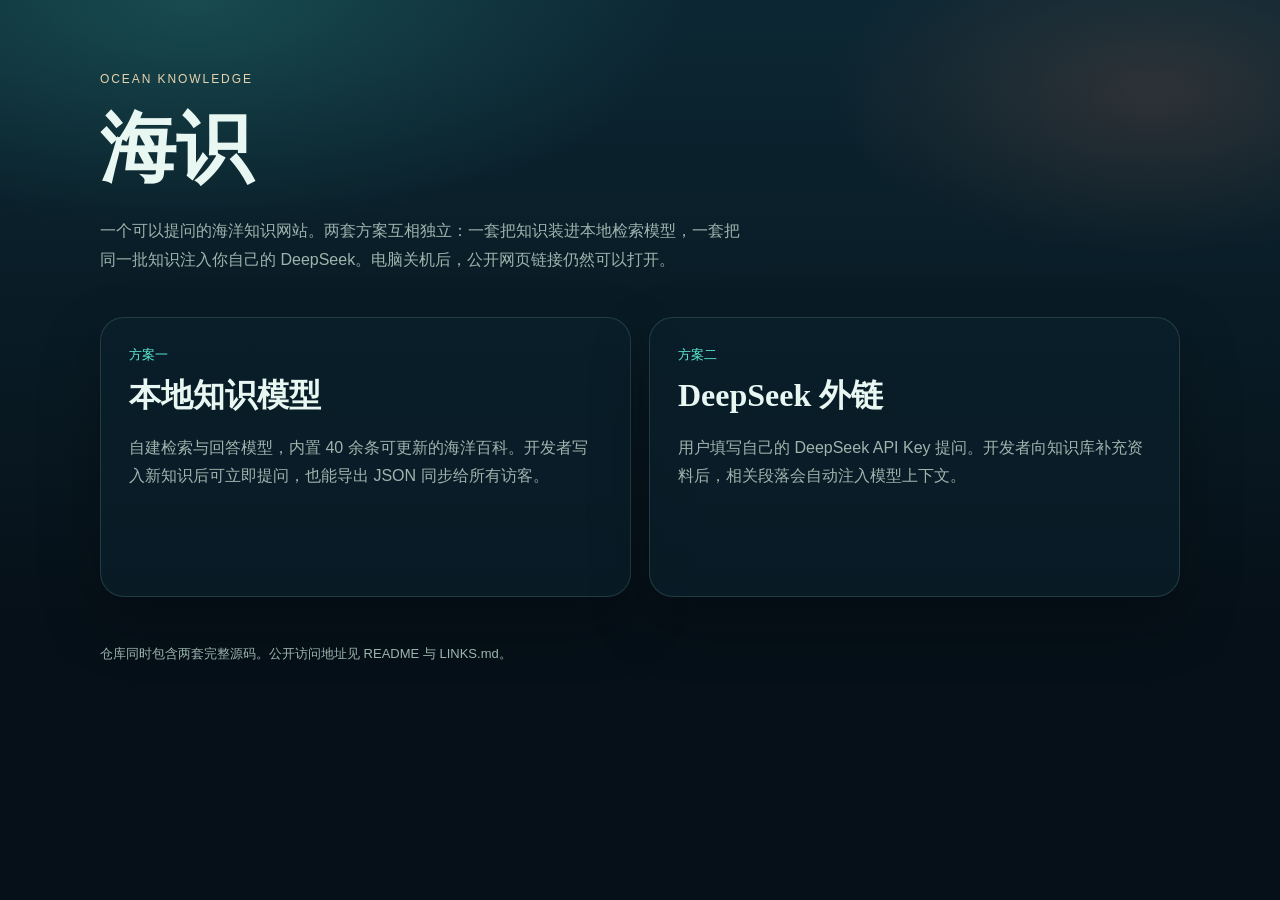
<file: index.html>
<!DOCTYPE html>
<html lang="zh-CN">
<head>
  <meta charset="UTF-8" />
  <meta name="viewport" content="width=device-width, initial-scale=1.0" />
  <title>海识 · 海洋知识网站</title>
  <style>
    :root {
      --foam: #e8f7f1;
      --mist: #9db5ad;
      --sand: #e6d3ae;
    }
    * { box-sizing: border-box; }
    body {
      margin: 0;
      min-height: 100vh;
      font-family: "Segoe UI", "PingFang SC", "Microsoft YaHei", sans-serif;
      color: var(--foam);
      background:
        radial-gradient(900px 420px at 15% 0%, rgba(56, 168, 158, 0.28), transparent 55%),
        radial-gradient(700px 360px at 90% 10%, rgba(224, 122, 95, 0.16), transparent 46%),
        linear-gradient(180deg, #0c2733 0%, #061018 70%);
    }
    main { width: min(1080px, calc(100% - 40px)); margin: 0 auto; padding: 72px 0 80px; }
    .kicker { color: var(--sand); letter-spacing: 0.16em; font-size: 12px; }
    h1 {
      font-family: "Palatino Linotype", "Songti SC", "STSong", "SimSun", serif;
      font-size: clamp(42px, 7vw, 76px);
      margin: 12px 0 8px;
    }
    .lead { max-width: 640px; color: var(--mist); line-height: 1.8; }
    .grid { display: grid; grid-template-columns: 1fr 1fr; gap: 18px; margin-top: 42px; }
    a.card {
      text-decoration: none;
      color: inherit;
      display: block;
      padding: 28px;
      border-radius: 24px;
      background: rgba(10, 32, 44, 0.7);
      border: 1px solid rgba(146, 212, 196, 0.18);
      box-shadow: 0 24px 60px rgba(0,0,0,0.28);
      min-height: 280px;
    }
    a.card:hover { border-color: #5eead4; transform: translateY(-3px); transition: 0.2s ease; }
    .tag { color: #5eead4; font-size: 13px; }
    h2 { font-family: "Palatino Linotype", "Songti SC", "STSong", "SimSun", serif; font-size: 32px; margin: 10px 0; }
    .card p { color: var(--mist); line-height: 1.75; }
    footer { margin-top: 48px; color: var(--mist); font-size: 13px; }
    @media (max-width: 800px) { .grid { grid-template-columns: 1fr; } }
  </style>
</head>
<body>
  <main>
    <div class="kicker">OCEAN KNOWLEDGE</div>
    <h1>海识</h1>
    <p class="lead">一个可以提问的海洋知识网站。两套方案互相独立：一套把知识装进本地检索模型，一套把同一批知识注入你自己的 DeepSeek。电脑关机后，公开网页链接仍然可以打开。</p>
    <section class="grid">
      <a class="card" href="./01-local-model/">
        <div class="tag">方案一</div>
        <h2>本地知识模型</h2>
        <p>自建检索与回答模型，内置 40 余条可更新的海洋百科。开发者写入新知识后可立即提问，也能导出 JSON 同步给所有访客。</p>
      </a>
      <a class="card" href="./02-deepseek/">
        <div class="tag">方案二</div>
        <h2>DeepSeek 外链</h2>
        <p>用户填写自己的 DeepSeek API Key 提问。开发者向知识库补充资料后，相关段落会自动注入模型上下文。</p>
      </a>
    </section>
    <footer>仓库同时包含两套完整源码。公开访问地址见 README 与 LINKS.md。</footer>
  </main>
</body>
</html>
</file>
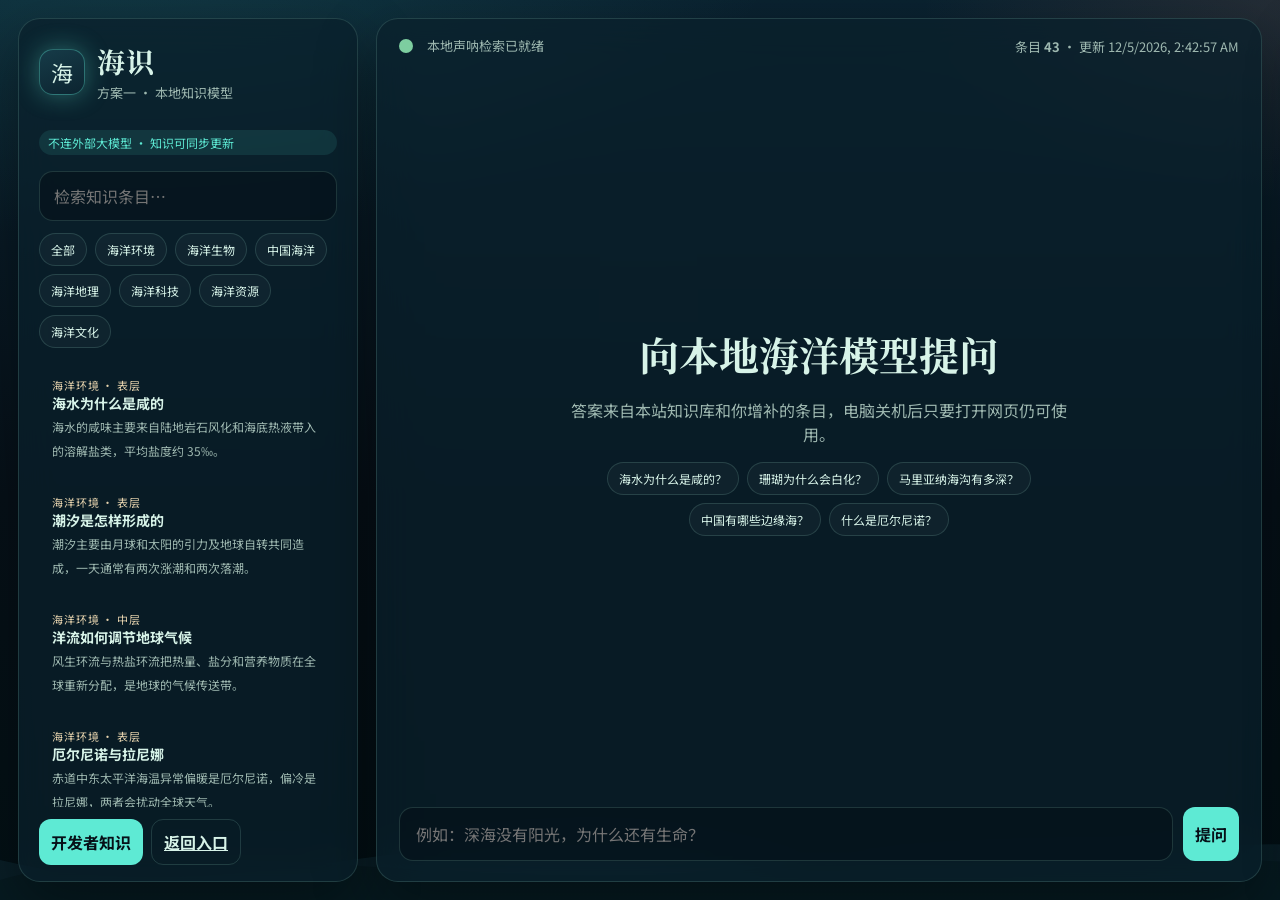
<file: 01-local-model/index.html>
<!DOCTYPE html>
<html lang="zh-CN">
<head>
  <meta charset="UTF-8" />
  <meta name="viewport" content="width=device-width, initial-scale=1.0" />
  <title>海识 · 本地智库</title>
  <link rel="preconnect" href="https://fonts.googleapis.com" />
  <link rel="preconnect" href="https://fonts.gstatic.com" crossorigin />
  <link href="https://fonts.googleapis.com/css2?family=Fraunces:opsz,wght@9..144,500;9..144,700&family=Noto+Sans+SC:wght@400;700&family=Noto+Serif+SC:wght@600&display=swap" rel="stylesheet" />
  <link rel="stylesheet" href="./styles.css" />
</head>
<body>
  <svg class="waves" viewBox="0 0 1440 140" preserveAspectRatio="none" aria-hidden="true">
    <path fill="#12323d" d="M0,80 C240,140 480,20 720,70 C960,120 1200,30 1440,80 L1440,140 L0,140 Z"></path>
    <path fill="#0b242c" opacity="0.7" d="M0,100 C200,40 500,130 820,80 C1100,40 1300,110 1440,70 L1440,140 L0,140 Z"></path>
  </svg>
  <div class="app">
    <aside class="sidebar">
      <div class="brand">
        <div class="mark">海</div>
        <div>
          <h1>海识</h1>
          <p>方案一 · 本地知识模型</p>
        </div>
      </div>
      <div class="badge">不连外部大模型 · 知识可同步更新</div>
      <div class="search">
        <input id="libSearch" placeholder="检索知识条目…" />
      </div>
      <div id="chips" class="chips"></div>
      <div id="library" class="library"></div>
      <div class="sidebar-actions">
        <button class="btn" id="openDev">开发者知识</button>
        <a class="btn ghost" href="../index.html">返回入口</a>
      </div>
    </aside>

    <main class="stage">
      <div class="topbar">
        <div class="sonar"><span class="ring"></span>本地声呐检索已就绪</div>
        <div class="muted">条目 <b id="kbCount">0</b> · 更新 <span id="kbUpdated">—</span></div>
      </div>
      <div id="thread" class="thread">
        <div id="empty" class="empty">
          <h2>向本地海洋模型提问</h2>
          <p>答案来自本站知识库和你增补的条目，电脑关机后只要打开网页仍可使用。</p>
          <div id="suggest" class="chips" style="justify-content:center;margin-top:16px">
            <button class="chip" data-q="海水为什么是咸的？">海水为什么是咸的？</button>
            <button class="chip" data-q="珊瑚为什么会白化？">珊瑚为什么会白化？</button>
            <button class="chip" data-q="马里亚纳海沟有多深？">马里亚纳海沟有多深？</button>
            <button class="chip" data-q="中国有哪些边缘海？">中国有哪些边缘海？</button>
            <button class="chip" data-q="什么是厄尔尼诺？">什么是厄尔尼诺？</button>
          </div>
        </div>
      </div>
      <form id="askForm" class="composer">
        <input id="askInput" autocomplete="off" placeholder="例如：深海没有阳光，为什么还有生命？" />
        <button class="btn" type="submit">提问</button>
      </form>
    </main>
  </div>

  <aside id="drawer" class="drawer">
    <div class="row" style="justify-content:space-between;align-items:center">
      <h2>向模型输入知识</h2>
      <button class="icon-btn" id="closeDev">关闭</button>
    </div>
    <p class="muted">新增条目会立刻进入本地检索模型。导出 JSON 后替换仓库里的 knowledge.json 并推送到 GitHub，所有访客刷新即可同步。</p>
    <div class="field">
      <label>远程同步地址</label>
      <input id="syncUrl" />
    </div>
    <div class="row">
      <button class="btn" id="syncNow">同步远程知识</button>
      <button class="btn ghost" id="exportKb">导出 JSON</button>
      <label class="btn ghost">导入 JSON<input id="importKb" type="file" accept="application/json" hidden /></label>
      <button class="btn ghost" id="newEntry">新建空白</button>
    </div>
    <input id="fId" type="hidden" />
    <div class="field"><label>标题</label><input id="fTitle" placeholder="例如：南海珊瑚礁" /></div>
    <div class="row">
      <div class="field" style="flex:1"><label>分类</label><input id="fCategory" placeholder="海洋生物" /></div>
      <div class="field" style="flex:1"><label>水层</label><input id="fDepth" placeholder="浅海" /></div>
    </div>
    <div class="field"><label>标签</label><input id="fTags" placeholder="珊瑚，白化，保护" /></div>
    <div class="field"><label>摘要</label><textarea id="fSummary"></textarea></div>
    <div class="field"><label>正文</label><textarea id="fContent" style="min-height:160px"></textarea></div>
    <div class="field"><label>问答对（每行：问题 | 答案）</label><textarea id="fQa" placeholder="珊瑚是动物吗 | 是，珊瑚虫是刺胞动物。"></textarea></div>
    <div class="row">
      <button class="btn" id="saveEntry">写入模型</button>
      <button class="btn ghost" id="deleteEntry">删除本地增补</button>
    </div>
  </aside>

  <div id="gate" class="gate">
    <form id="gateForm" class="gate-card">
      <h2>开发者口令</h2>
      <p class="muted">输入口令后才能向模型写入知识。</p>
      <div class="field">
        <label>口令</label>
        <input id="gatePass" type="password" autocomplete="off" />
      </div>
      <p id="gateError" class="gate-error"></p>
      <div class="row">
        <button class="btn" type="submit">确认</button>
        <button class="btn ghost" type="button" id="closeGate">取消</button>
      </div>
    </form>
  </div>

  <script src="./engine.js"></script>
  <script src="./app.js"></script>
</body>
</html>
</file>
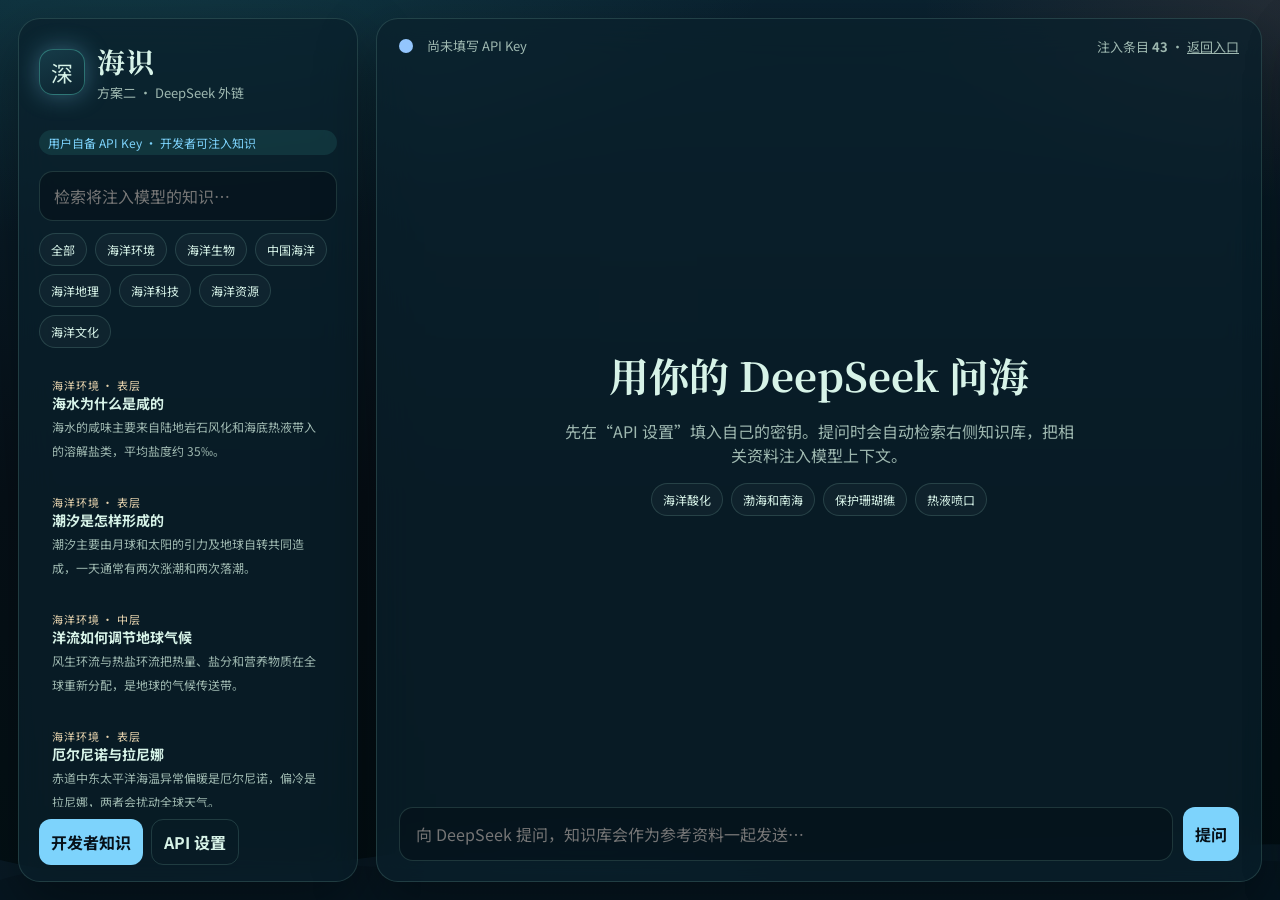
<file: 02-deepseek/index.html>
<!DOCTYPE html>
<html lang="zh-CN">
<head>
  <meta charset="UTF-8" />
  <meta name="viewport" content="width=device-width, initial-scale=1.0" />
  <title>海识 · DeepSeek</title>
  <link rel="preconnect" href="https://fonts.googleapis.com" />
  <link rel="preconnect" href="https://fonts.gstatic.com" crossorigin />
  <link href="https://fonts.googleapis.com/css2?family=Fraunces:opsz,wght@9..144,500;9..144,700&family=Noto+Sans+SC:wght@400;700&family=Noto+Serif+SC:wght@600&display=swap" rel="stylesheet" />
  <link rel="stylesheet" href="./styles.css" />
  <style>
    :root {
      --bio: #7dd3fc;
      --glow: rgba(125, 211, 252, 0.35);
      --kelp: #93c5fd;
    }
  </style>
</head>
<body>
  <svg class="waves" viewBox="0 0 1440 140" preserveAspectRatio="none" aria-hidden="true">
    <path fill="#10283a" d="M0,80 C240,140 480,20 720,70 C960,120 1200,30 1440,80 L1440,140 L0,140 Z"></path>
    <path fill="#0b1c2c" opacity="0.7" d="M0,100 C200,40 500,130 820,80 C1100,40 1300,110 1440,70 L1440,140 L0,140 Z"></path>
  </svg>
  <div class="app">
    <aside class="sidebar">
      <div class="brand">
        <div class="mark">深</div>
        <div>
          <h1>海识</h1>
          <p>方案二 · DeepSeek 外链</p>
        </div>
      </div>
      <div class="badge">用户自备 API Key · 开发者可注入知识</div>
      <div class="search">
        <input id="libSearch" placeholder="检索将注入模型的知识…" />
      </div>
      <div id="chips" class="chips"></div>
      <div id="library" class="library"></div>
      <div class="sidebar-actions">
        <button class="btn" id="openDev">开发者知识</button>
        <button class="btn ghost" id="openSet">API 设置</button>
      </div>
    </aside>

    <main class="stage">
      <div class="topbar">
        <div class="sonar"><span class="ring"></span><span id="linkState">等待配置 DeepSeek</span></div>
        <div class="muted">注入条目 <b id="kbCount">0</b> · <a href="../index.html" style="color:inherit">返回入口</a></div>
      </div>
      <div id="thread" class="thread">
        <div id="empty" class="empty">
          <h2>用你的 DeepSeek 问海</h2>
          <p>先在“API 设置”填入自己的密钥。提问时会自动检索右侧知识库，把相关资料注入模型上下文。</p>
          <div id="suggest" class="chips" style="justify-content:center;margin-top:16px">
            <button class="chip" data-q="解释海洋酸化，并说明对贝类的影响">海洋酸化</button>
            <button class="chip" data-q="比较渤海和南海的地理与生态差异">渤海和南海</button>
            <button class="chip" data-q="如果要保护珊瑚礁，普通人可以做什么？">保护珊瑚礁</button>
            <button class="chip" data-q="深海热液喷口的食物链是怎样的？">热液喷口</button>
          </div>
        </div>
      </div>
      <form id="askForm" class="composer">
        <input id="askInput" autocomplete="off" placeholder="向 DeepSeek 提问，知识库会作为参考资料一起发送…" />
        <button class="btn" id="askBtn" type="submit">提问</button>
      </form>
    </main>
  </div>

  <aside id="drawer" class="drawer">
    <div class="row" style="justify-content:space-between;align-items:center">
      <h2>向模型输入知识</h2>
      <button class="icon-btn" id="closeDev">关闭</button>
    </div>
    <p class="muted">这里写入的内容会在每次提问时按相关度注入 DeepSeek 的系统提示。导出 JSON 覆盖仓库文件并推送后，全站访客都能同步到新知识。</p>
    <div class="field"><label>远程同步地址</label><input id="syncUrl" /></div>
    <div class="row">
      <button class="btn" id="syncNow">同步远程知识</button>
      <button class="btn ghost" id="exportKb">导出 JSON</button>
      <label class="btn ghost">导入 JSON<input id="importKb" type="file" accept="application/json" hidden /></label>
      <button class="btn ghost" id="newEntry">新建空白</button>
    </div>
    <input id="fId" type="hidden" />
    <div class="field"><label>标题</label><input id="fTitle" /></div>
    <div class="row">
      <div class="field" style="flex:1"><label>分类</label><input id="fCategory" /></div>
      <div class="field" style="flex:1"><label>水层</label><input id="fDepth" /></div>
    </div>
    <div class="field"><label>标签</label><input id="fTags" /></div>
    <div class="field"><label>摘要</label><textarea id="fSummary"></textarea></div>
    <div class="field"><label>正文</label><textarea id="fContent" style="min-height:160px"></textarea></div>
    <div class="field"><label>问答对（每行：问题 | 答案）</label><textarea id="fQa"></textarea></div>
    <div class="row">
      <button class="btn" id="saveEntry">写入知识库</button>
      <button class="btn ghost" id="deleteEntry">删除本地增补</button>
    </div>
  </aside>

  <aside id="settings" class="drawer">
    <div class="row" style="justify-content:space-between;align-items:center">
      <h2>DeepSeek API</h2>
      <button class="icon-btn" id="closeSet">关闭</button>
    </div>
    <p class="muted">密钥只存在你的浏览器，提问时发往下方代理，再转发到 DeepSeek。请使用你自己的密钥，可在 platform.deepseek.com 创建。</p>
    <div class="field"><label>API Key</label><input id="apiKey" type="password" placeholder="sk-..." autocomplete="off" /></div>
    <div class="field">
      <label>模型</label>
      <select id="modelName">
        <option value="deepseek-chat">deepseek-chat</option>
        <option value="deepseek-reasoner">deepseek-reasoner</option>
        <option value="deepseek-flash">deepseek-flash</option>
      </select>
    </div>
    <div class="field">
      <label>API 代理地址（解决浏览器跨域）</label>
      <input id="proxyUrl" placeholder="./api/chat 或 https://你的代理/api/chat" />
    </div>
    <p class="muted">GitHub Pages 无法直接请求 api.deepseek.com。仓库已附带 Vercel / Cloudflare 代理，部署后把地址填在这里。本机可用下方开发代理。</p>
    <div class="row">
      <button class="btn" id="saveSet">保存设置</button>
      <button class="btn ghost" id="clearKey">清除密钥</button>
    </div>
  </aside>

  <div id="gate" class="gate">
    <form id="gateForm" class="gate-card">
      <h2>开发者口令</h2>
      <p class="muted">输入口令后才能向模型写入知识。</p>
      <div class="field">
        <label>口令</label>
        <input id="gatePass" type="password" autocomplete="off" />
      </div>
      <p id="gateError" class="gate-error"></p>
      <div class="row">
        <button class="btn" type="submit">确认</button>
        <button class="btn ghost" type="button" id="closeGate">取消</button>
      </div>
    </form>
  </div>

  <script src="./engine.js"></script>
  <script src="./app.js"></script>
</body>
</html>
</file>
<file: 01-local-model/styles.css>
:root {
  --abyss: #061018;
  --deep: #0b1c28;
  --panel: rgba(10, 32, 44, 0.72);
  --line: rgba(146, 212, 196, 0.18);
  --foam: #d7f3e8;
  --mist: #9eb8b0;
  --sand: #e6d3ae;
  --kelp: #7dcea0;
  --bio: #5eead4;
  --coral: #e07a5f;
  --glow: rgba(94, 234, 212, 0.35);
  --shadow: 0 24px 60px rgba(0, 0, 0, 0.35);
  --radius: 22px;
  --font-display: "Noto Serif SC", "Songti SC", "STSong", "SimSun", serif;
  --font-body: "Microsoft YaHei", "PingFang SC", "Noto Sans SC", sans-serif;
}

* { box-sizing: border-box; }
html, body { margin: 0; min-height: 100%; }
body {
  font-family: var(--font-body);
  color: var(--foam);
  background:
    radial-gradient(1200px 600px at 10% -10%, rgba(45, 138, 140, 0.25), transparent 55%),
    radial-gradient(900px 500px at 100% 0%, rgba(224, 122, 95, 0.12), transparent 40%),
    linear-gradient(180deg, #0a2230 0%, var(--abyss) 55%, #031015 100%);
  overflow: hidden;
}

body::before {
  content: "";
  position: fixed;
  inset: 0;
  pointer-events: none;
  background-image:
    linear-gradient(rgba(255,255,255,0.025) 1px, transparent 1px),
    linear-gradient(90deg, rgba(255,255,255,0.025) 1px, transparent 1px);
  background-size: 72px 72px;
  mask-image: radial-gradient(circle at 50% 30%, black, transparent 80%);
  opacity: 0.35;
}

.app {
  height: 100vh;
  display: grid;
  grid-template-columns: 340px 1fr;
  gap: 18px;
  padding: 18px;
  position: relative;
  z-index: 1;
}

.sidebar, .stage, .drawer {
  background: var(--panel);
  border: 1px solid var(--line);
  border-radius: var(--radius);
  backdrop-filter: blur(18px);
  box-shadow: var(--shadow);
}

.sidebar {
  display: flex;
  flex-direction: column;
  padding: 22px 20px 16px;
  overflow: hidden;
}

.brand {
  display: flex;
  gap: 12px;
  align-items: center;
  margin-bottom: 18px;
}
.mark {
  width: 46px;
  height: 46px;
  border-radius: 14px;
  display: grid;
  place-items: center;
  background: linear-gradient(160deg, #163b48, #0c2430);
  border: 1px solid rgba(94, 234, 212, 0.35);
  box-shadow: 0 0 24px var(--glow);
  font-size: 22px;
}
.brand h1 {
  margin: 0;
  font-family: var(--font-display);
  font-size: 28px;
  letter-spacing: 0.04em;
}
.brand p, .muted { margin: 2px 0 0; color: var(--mist); font-size: 13px; }

.badge {
  display: inline-flex;
  align-items: center;
  gap: 6px;
  padding: 4px 9px;
  border-radius: 999px;
  background: rgba(94, 234, 212, 0.1);
  color: var(--bio);
  font-size: 12px;
  margin-top: 10px;
}

.search {
  margin: 16px 0 12px;
  position: relative;
}
.search input, .composer input, .field input, .field textarea, .field select {
  width: 100%;
  border: 1px solid var(--line);
  background: rgba(4, 16, 22, 0.55);
  color: var(--foam);
  border-radius: 14px;
  padding: 12px 14px;
  font: inherit;
  outline: none;
}
.search input:focus, .composer input:focus, .field input:focus, .field textarea:focus {
  border-color: rgba(94, 234, 212, 0.55);
  box-shadow: 0 0 0 4px rgba(94, 234, 212, 0.08);
}

.chips, .sources { display: flex; flex-wrap: wrap; gap: 8px; }
.chip, .source {
  border: 1px solid var(--line);
  background: rgba(255,255,255,0.03);
  color: var(--foam);
  border-radius: 999px;
  padding: 7px 11px;
  font-size: 12px;
  cursor: pointer;
}
.chip:hover, .source:hover { border-color: var(--bio); color: var(--bio); }

.library {
  margin-top: 16px;
  overflow: auto;
  padding-right: 4px;
  flex: 1;
}
.card {
  padding: 12px 12px 11px;
  border-radius: 16px;
  border: 1px solid transparent;
  cursor: pointer;
  margin-bottom: 8px;
}
.card:hover, .card.active { background: rgba(94, 234, 212, 0.06); border-color: var(--line); }
.card b { display: block; font-size: 14px; }
.card span { color: var(--mist); font-size: 12px; }
.kicker {
  color: var(--sand);
  font-size: 11px;
  letter-spacing: 0.08em;
  text-transform: uppercase;
}

.sidebar-actions { display: flex; gap: 8px; margin-top: 12px; }
button, .btn {
  appearance: none;
  border: 0;
  cursor: pointer;
  font: inherit;
}
.btn {
  border-radius: 12px;
  padding: 10px 12px;
  color: var(--abyss);
  background: var(--bio);
  font-weight: 700;
}
.btn.ghost, .icon-btn {
  background: transparent;
  color: var(--foam);
  border: 1px solid var(--line);
}
.icon-btn { border-radius: 12px; padding: 10px 12px; }
.btn:disabled { opacity: 0.5; cursor: not-allowed; }

.stage {
  display: flex;
  flex-direction: column;
  min-width: 0;
  position: relative;
  overflow: hidden;
}
.topbar {
  display: flex;
  justify-content: space-between;
  align-items: center;
  padding: 16px 22px 0;
}
.sonar {
  display: flex;
  gap: 14px;
  align-items: center;
  color: var(--mist);
  font-size: 13px;
}
.ring {
  width: 14px;
  height: 14px;
  border-radius: 50%;
  background: var(--kelp);
  box-shadow: 0 0 0 0 rgba(125, 206, 160, 0.6);
  animation: ping 2.2s infinite;
}
@keyframes ping {
  70% { box-shadow: 0 0 0 12px rgba(125, 206, 160, 0); }
}

.thread {
  flex: 1;
  overflow: auto;
  padding: 18px 22px 8px;
  display: flex;
  flex-direction: column;
  gap: 16px;
}

.bubble {
  max-width: min(760px, 92%);
  padding: 14px 16px;
  border-radius: 18px;
  line-height: 1.75;
  white-space: pre-wrap;
}
.bubble.user {
  align-self: flex-end;
  background: linear-gradient(160deg, #245c66, #16343c);
  border: 1px solid rgba(94, 234, 212, 0.2);
}
.bubble.bot {
  align-self: flex-start;
  background: rgba(6, 18, 24, 0.7);
  border: 1px solid var(--line);
}
.bubble h3 { margin: 0 0 8px; font-family: var(--font-display); font-size: 20px; }
.meta { margin-top: 10px; color: var(--mist); font-size: 12px; }

.empty {
  margin: auto;
  text-align: center;
  max-width: 520px;
}
.empty h2 {
  font-family: var(--font-display);
  font-size: 40px;
  margin: 0 0 8px;
}
.empty p { color: var(--mist); }

.composer {
  display: flex;
  gap: 10px;
  padding: 12px 22px 20px;
}
.composer input { flex: 1; padding: 14px 16px; }

.drawer {
  position: fixed;
  top: 18px;
  right: 18px;
  bottom: 18px;
  width: min(460px, 100vw - 36px);
  z-index: 5;
  padding: 20px;
  overflow: auto;
  transform: translateX(110%);
  transition: transform 0.28s ease;
}
.drawer.open { transform: translateX(0); }
.drawer h2 { font-family: var(--font-display); margin: 0 0 8px; }
.gate {
  position: fixed;
  inset: 0;
  z-index: 8;
  display: none;
  place-items: center;
  background: rgba(4, 12, 16, 0.55);
}
.gate.open { display: grid; }
.gate-card {
  width: min(400px, calc(100vw - 36px));
  padding: 22px;
  border-radius: var(--radius);
  background: var(--panel);
  border: 1px solid var(--line);
  box-shadow: var(--shadow);
}
.gate-card h2 { font-family: var(--font-display); margin: 0 0 8px; }
.gate-error { color: var(--coral); font-size: 13px; min-height: 1.2em; }
.field { margin: 12px 0; }
.field label { display: block; margin-bottom: 6px; color: var(--mist); font-size: 13px; }
.field textarea { min-height: 110px; resize: vertical; }
.row { display: flex; gap: 8px; flex-wrap: wrap; }

.waves {
  position: fixed;
  left: 0;
  right: 0;
  bottom: -20px;
  height: 140px;
  pointer-events: none;
  z-index: 0;
  opacity: 0.45;
}

@media (max-width: 900px) {
  body { overflow: auto; }
  .app {
    grid-template-columns: 1fr;
    height: auto;
    min-height: 100vh;
  }
  .sidebar { height: auto; max-height: 42vh; }
  .stage { min-height: 64vh; }
}
</file>
<file: 02-deepseek/styles.css>
:root {
  --abyss: #061018;
  --deep: #0b1c28;
  --panel: rgba(10, 32, 44, 0.72);
  --line: rgba(146, 212, 196, 0.18);
  --foam: #d7f3e8;
  --mist: #9eb8b0;
  --sand: #e6d3ae;
  --kelp: #7dcea0;
  --bio: #5eead4;
  --coral: #e07a5f;
  --glow: rgba(94, 234, 212, 0.35);
  --shadow: 0 24px 60px rgba(0, 0, 0, 0.35);
  --radius: 22px;
  --font-display: "Noto Serif SC", "Songti SC", "STSong", "SimSun", serif;
  --font-body: "Microsoft YaHei", "PingFang SC", "Noto Sans SC", sans-serif;
}

* { box-sizing: border-box; }
html, body { margin: 0; min-height: 100%; }
body {
  font-family: var(--font-body);
  color: var(--foam);
  background:
    radial-gradient(1200px 600px at 10% -10%, rgba(45, 138, 140, 0.25), transparent 55%),
    radial-gradient(900px 500px at 100% 0%, rgba(224, 122, 95, 0.12), transparent 40%),
    linear-gradient(180deg, #0a2230 0%, var(--abyss) 55%, #031015 100%);
  overflow: hidden;
}

body::before {
  content: "";
  position: fixed;
  inset: 0;
  pointer-events: none;
  background-image:
    linear-gradient(rgba(255,255,255,0.025) 1px, transparent 1px),
    linear-gradient(90deg, rgba(255,255,255,0.025) 1px, transparent 1px);
  background-size: 72px 72px;
  mask-image: radial-gradient(circle at 50% 30%, black, transparent 80%);
  opacity: 0.35;
}

.app {
  height: 100vh;
  display: grid;
  grid-template-columns: 340px 1fr;
  gap: 18px;
  padding: 18px;
  position: relative;
  z-index: 1;
}

.sidebar, .stage, .drawer {
  background: var(--panel);
  border: 1px solid var(--line);
  border-radius: var(--radius);
  backdrop-filter: blur(18px);
  box-shadow: var(--shadow);
}

.sidebar {
  display: flex;
  flex-direction: column;
  padding: 22px 20px 16px;
  overflow: hidden;
}

.brand {
  display: flex;
  gap: 12px;
  align-items: center;
  margin-bottom: 18px;
}
.mark {
  width: 46px;
  height: 46px;
  border-radius: 14px;
  display: grid;
  place-items: center;
  background: linear-gradient(160deg, #163b48, #0c2430);
  border: 1px solid rgba(94, 234, 212, 0.35);
  box-shadow: 0 0 24px var(--glow);
  font-size: 22px;
}
.brand h1 {
  margin: 0;
  font-family: var(--font-display);
  font-size: 28px;
  letter-spacing: 0.04em;
}
.brand p, .muted { margin: 2px 0 0; color: var(--mist); font-size: 13px; }

.badge {
  display: inline-flex;
  align-items: center;
  gap: 6px;
  padding: 4px 9px;
  border-radius: 999px;
  background: rgba(94, 234, 212, 0.1);
  color: var(--bio);
  font-size: 12px;
  margin-top: 10px;
}

.search {
  margin: 16px 0 12px;
  position: relative;
}
.search input, .composer input, .field input, .field textarea, .field select {
  width: 100%;
  border: 1px solid var(--line);
  background: rgba(4, 16, 22, 0.55);
  color: var(--foam);
  border-radius: 14px;
  padding: 12px 14px;
  font: inherit;
  outline: none;
}
.search input:focus, .composer input:focus, .field input:focus, .field textarea:focus {
  border-color: rgba(94, 234, 212, 0.55);
  box-shadow: 0 0 0 4px rgba(94, 234, 212, 0.08);
}

.chips, .sources { display: flex; flex-wrap: wrap; gap: 8px; }
.chip, .source {
  border: 1px solid var(--line);
  background: rgba(255,255,255,0.03);
  color: var(--foam);
  border-radius: 999px;
  padding: 7px 11px;
  font-size: 12px;
  cursor: pointer;
}
.chip:hover, .source:hover { border-color: var(--bio); color: var(--bio); }

.library {
  margin-top: 16px;
  overflow: auto;
  padding-right: 4px;
  flex: 1;
}
.card {
  padding: 12px 12px 11px;
  border-radius: 16px;
  border: 1px solid transparent;
  cursor: pointer;
  margin-bottom: 8px;
}
.card:hover, .card.active { background: rgba(94, 234, 212, 0.06); border-color: var(--line); }
.card b { display: block; font-size: 14px; }
.card span { color: var(--mist); font-size: 12px; }
.kicker {
  color: var(--sand);
  font-size: 11px;
  letter-spacing: 0.08em;
  text-transform: uppercase;
}

.sidebar-actions { display: flex; gap: 8px; margin-top: 12px; }
button, .btn {
  appearance: none;
  border: 0;
  cursor: pointer;
  font: inherit;
}
.btn {
  border-radius: 12px;
  padding: 10px 12px;
  color: var(--abyss);
  background: var(--bio);
  font-weight: 700;
}
.btn.ghost, .icon-btn {
  background: transparent;
  color: var(--foam);
  border: 1px solid var(--line);
}
.icon-btn { border-radius: 12px; padding: 10px 12px; }
.btn:disabled { opacity: 0.5; cursor: not-allowed; }

.stage {
  display: flex;
  flex-direction: column;
  min-width: 0;
  position: relative;
  overflow: hidden;
}
.topbar {
  display: flex;
  justify-content: space-between;
  align-items: center;
  padding: 16px 22px 0;
}
.sonar {
  display: flex;
  gap: 14px;
  align-items: center;
  color: var(--mist);
  font-size: 13px;
}
.ring {
  width: 14px;
  height: 14px;
  border-radius: 50%;
  background: var(--kelp);
  box-shadow: 0 0 0 0 rgba(125, 206, 160, 0.6);
  animation: ping 2.2s infinite;
}
@keyframes ping {
  70% { box-shadow: 0 0 0 12px rgba(125, 206, 160, 0); }
}

.thread {
  flex: 1;
  overflow: auto;
  padding: 18px 22px 8px;
  display: flex;
  flex-direction: column;
  gap: 16px;
}

.bubble {
  max-width: min(760px, 92%);
  padding: 14px 16px;
  border-radius: 18px;
  line-height: 1.75;
  white-space: pre-wrap;
}
.bubble.user {
  align-self: flex-end;
  background: linear-gradient(160deg, #245c66, #16343c);
  border: 1px solid rgba(94, 234, 212, 0.2);
}
.bubble.bot {
  align-self: flex-start;
  background: rgba(6, 18, 24, 0.7);
  border: 1px solid var(--line);
}
.bubble h3 { margin: 0 0 8px; font-family: var(--font-display); font-size: 20px; }
.meta { margin-top: 10px; color: var(--mist); font-size: 12px; }

.empty {
  margin: auto;
  text-align: center;
  max-width: 520px;
}
.empty h2 {
  font-family: var(--font-display);
  font-size: 40px;
  margin: 0 0 8px;
}
.empty p { color: var(--mist); }

.composer {
  display: flex;
  gap: 10px;
  padding: 12px 22px 20px;
}
.composer input { flex: 1; padding: 14px 16px; }

.drawer {
  position: fixed;
  top: 18px;
  right: 18px;
  bottom: 18px;
  width: min(460px, 100vw - 36px);
  z-index: 5;
  padding: 20px;
  overflow: auto;
  transform: translateX(110%);
  transition: transform 0.28s ease;
}
.drawer.open { transform: translateX(0); }
.drawer h2 { font-family: var(--font-display); margin: 0 0 8px; }
.gate {
  position: fixed;
  inset: 0;
  z-index: 8;
  display: none;
  place-items: center;
  background: rgba(4, 12, 16, 0.55);
}
.gate.open { display: grid; }
.gate-card {
  width: min(400px, calc(100vw - 36px));
  padding: 22px;
  border-radius: var(--radius);
  background: var(--panel);
  border: 1px solid var(--line);
  box-shadow: var(--shadow);
}
.gate-card h2 { font-family: var(--font-display); margin: 0 0 8px; }
.gate-error { color: var(--coral); font-size: 13px; min-height: 1.2em; }
.field { margin: 12px 0; }
.field label { display: block; margin-bottom: 6px; color: var(--mist); font-size: 13px; }
.field textarea { min-height: 110px; resize: vertical; }
.row { display: flex; gap: 8px; flex-wrap: wrap; }

.waves {
  position: fixed;
  left: 0;
  right: 0;
  bottom: -20px;
  height: 140px;
  pointer-events: none;
  z-index: 0;
  opacity: 0.45;
}

@media (max-width: 900px) {
  body { overflow: auto; }
  .app {
    grid-template-columns: 1fr;
    height: auto;
    min-height: 100vh;
  }
  .sidebar { height: auto; max-height: 42vh; }
  .stage { min-height: 64vh; }
}
</file>
